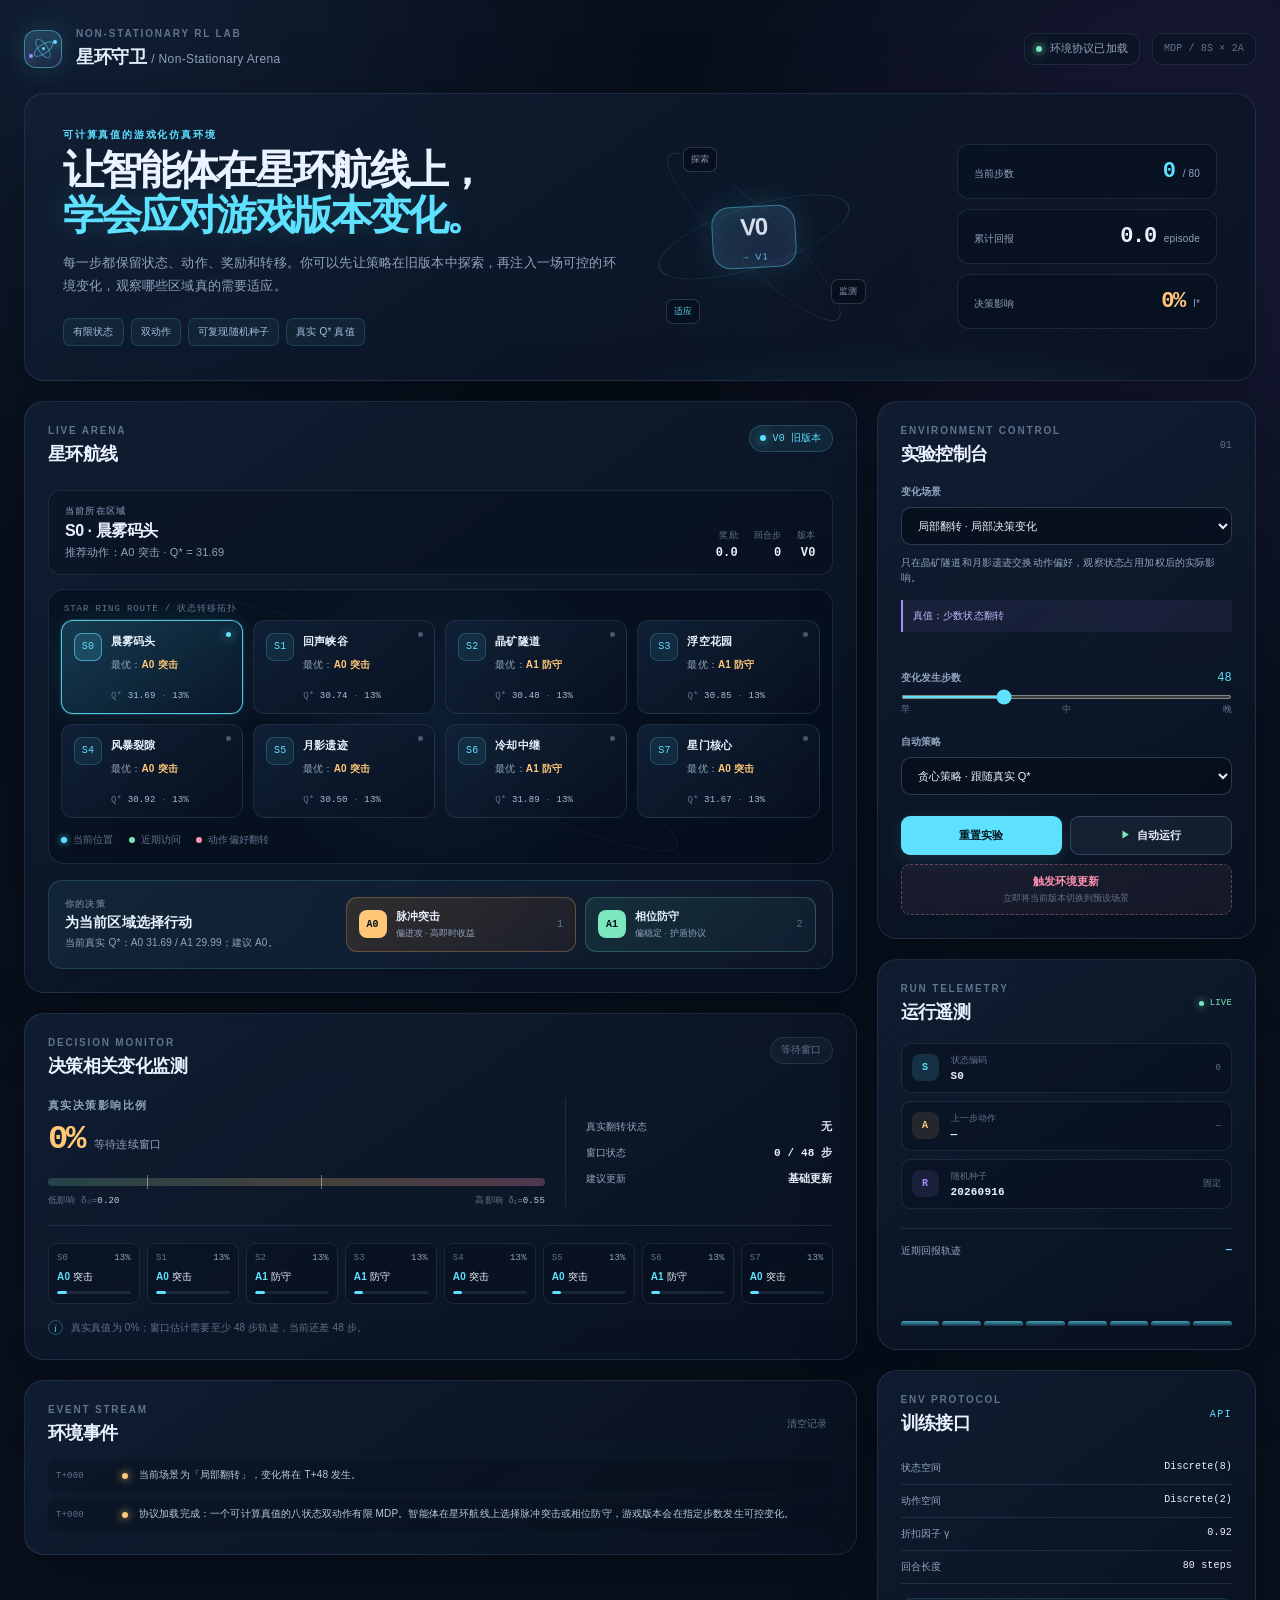
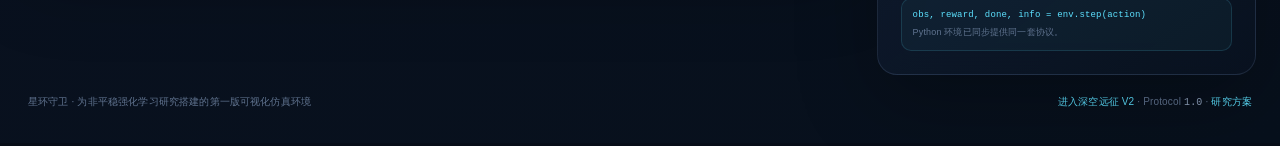
<file: index.html>
<!doctype html>
<html lang="zh-CN">
<head>
  <meta charset="UTF-8" />
  <meta name="viewport" content="width=device-width, initial-scale=1.0" />
  <meta name="theme-color" content="#09111f" />
  <title>星环守卫 · Non-Stationary Arena</title>
  <link rel="stylesheet" href="styles.css" />
  <script src="app.js" defer></script>
</head>
<body>
  <div class="ambient ambient-one"></div>
  <div class="ambient ambient-two"></div>
  <div class="app-shell">
    <header class="topbar">
      <div class="brand-lockup">
        <div class="brand-mark" aria-hidden="true"><span></span><span></span><span></span></div>
        <div>
          <p class="eyebrow">NON-STATIONARY RL LAB</p>
          <h1>星环守卫 <span>/ Non-Stationary Arena</span></h1>
        </div>
      </div>
      <div class="topbar-meta">
        <div class="protocol-chip"><span class="status-dot"></span><span id="protocolStatus">加载环境协议</span></div>
        <div class="protocol-version">MDP / 8S × 2A</div>
      </div>
    </header>

    <main>
      <section class="hero panel">
        <div class="hero-copy">
          <p class="eyebrow accent">可计算真值的游戏化仿真环境</p>
          <h2>让智能体在星环航线上，<br /><em>学会应对游戏版本变化。</em></h2>
          <p class="hero-description">每一步都保留状态、动作、奖励和转移。你可以先让策略在旧版本中探索，再注入一场可控的环境变化，观察哪些区域真的需要适应。</p>
          <div class="hero-tags">
            <span>有限状态</span><span>双动作</span><span>可复现随机种子</span><span>真实 Q* 真值</span>
          </div>
        </div>
        <div class="hero-orbit" aria-label="环境循环示意">
          <div class="orbit-ring ring-one"></div>
          <div class="orbit-ring ring-two"></div>
          <div class="orbit-core"><span>V0</span><small>→ V1</small></div>
          <div class="orbit-node node-a">探索</div>
          <div class="orbit-node node-b">监测</div>
          <div class="orbit-node node-c">适应</div>
        </div>
        <div class="hero-stat-grid">
          <div class="hero-stat"><span>当前步数</span><strong id="heroStep">0</strong><small>/ <span id="heroHorizon">80</span></small></div>
          <div class="hero-stat"><span>累计回报</span><strong id="heroReturn">0.0</strong><small>episode</small></div>
          <div class="hero-stat"><span>决策影响</span><strong id="heroImpact">—</strong><small>I*</small></div>
        </div>
      </section>

      <div class="content-grid">
        <div class="main-column">
          <section class="panel arena-panel">
            <div class="panel-heading">
              <div>
                <p class="eyebrow">LIVE ARENA</p>
                <h3>星环航线</h3>
              </div>
              <div class="phase-badge phase-base" id="phaseBadge"><span class="phase-light"></span><span id="phaseLabel">V0 旧版本</span></div>
            </div>
            <div class="arena-toolbar">
              <div class="location-copy"><span class="mini-label">当前所在区域</span><strong id="currentLocation">—</strong><span id="currentLocationDescription">等待环境加载</span></div>
              <div class="telemetry-inline"><span><i class="telemetry-key">奖励</i><b id="lastReward">0.0</b></span><span><i class="telemetry-key">回合步</i><b id="episodeStep">0</b></span><span><i class="telemetry-key">版本</i><b id="versionLabel">V0</b></span></div>
            </div>
            <div class="arena-map-wrap">
              <div class="map-axis-label axis-top">STAR RING ROUTE / 状态转移拓扑</div>
              <div class="arena-map" id="arenaMap"></div>
              <div class="map-footer"><span><i class="legend-dot current-dot"></i>当前位置</span><span><i class="legend-dot visited-dot"></i>近期访问</span><span><i class="legend-dot flip-dot"></i>动作偏好翻转</span></div>
            </div>
            <div class="action-deck">
              <div class="action-deck-copy"><span class="mini-label">你的决策</span><strong>为当前区域选择行动</strong><span id="decisionHint">也可以开启自动策略，让智能体自行探索。</span></div>
              <div class="action-buttons">
                <button class="action-button action-attack" id="action0Button" type="button"><span class="action-index">A0</span><span class="action-text"><b>脉冲突击</b><small>偏进攻 · 高即时收益</small></span><kbd>1</kbd></button>
                <button class="action-button action-defend" id="action1Button" type="button"><span class="action-index">A1</span><span class="action-text"><b>相位防守</b><small>偏稳定 · 护盾协议</small></span><kbd>2</kbd></button>
              </div>
            </div>
          </section>

          <section class="panel monitor-panel">
            <div class="panel-heading monitor-heading">
              <div>
                <p class="eyebrow">DECISION MONITOR</p>
                <h3>决策相关变化监测</h3>
              </div>
              <div class="evidence-badge evidence-idle" id="evidenceBadge">等待窗口</div>
            </div>
            <div class="monitor-grid">
              <div class="monitor-main">
                <div class="impact-readout"><span class="mini-label">真实决策影响比例</span><div><strong id="impactReadout">—</strong><span id="impactReadoutNote">等待足够交互数据</span></div></div>
                <div class="impact-track"><span id="impactTrackFill"></span><i class="impact-marker marker-low"></i><i class="impact-marker marker-high"></i></div>
                <div class="impact-scale"><span>低影响 δ₀=<b id="delta0Label">0.20</b></span><span>高影响 δ₁=<b id="delta1Label">0.55</b></span></div>
              </div>
              <div class="monitor-side"><div class="metric-row"><span>真实翻转状态</span><b id="truthFlipStates">—</b></div><div class="metric-row"><span>窗口状态</span><b id="windowStatus">0 / 48 步</b></div><div class="metric-row"><span>建议更新</span><b id="updateRecommendation">基础更新</b></div></div>
            </div>
            <div class="state-signal-grid" id="stateSignalGrid"></div>
            <div class="monitor-note"><span class="note-icon">i</span><span id="monitorNote">真实真值来自当前环境模型；窗口估计需要连续交互后才会出现，用于后续接入检测器和 PPO 调度器。</span></div>
          </section>

          <section class="panel log-panel">
            <div class="panel-heading compact-heading"><div><p class="eyebrow">EVENT STREAM</p><h3>环境事件</h3></div><button class="text-button" id="clearLogButton" type="button">清空记录</button></div>
            <div class="event-log" id="eventLog"><div class="empty-log">尚未产生事件。选择一个场景并开始探索。</div></div>
          </section>
        </div>

        <aside class="side-column">
          <section class="panel control-panel">
            <div class="panel-heading compact-heading"><div><p class="eyebrow">ENVIRONMENT CONTROL</p><h3>实验控制台</h3></div><span class="control-mark">01</span></div>
            <label class="field-label" for="scenarioSelect">变化场景</label>
            <select class="select-control" id="scenarioSelect"></select>
            <p class="field-help" id="scenarioDescription">加载场景说明。</p>
            <div class="scenario-truth" id="scenarioTruth">真值：—</div>
            <div class="field-row"><label class="field-label" for="changeStepInput">变化发生步数</label><span class="field-value" id="changeStepValue">48</span></div>
            <input class="range-control" id="changeStepInput" type="range" min="8" max="140" step="1" value="48" />
            <div class="range-labels"><span>早</span><span>中</span><span>晚</span></div>
            <label class="field-label" for="policySelect">自动策略</label>
            <select class="select-control" id="policySelect">
              <option value="greedy">贪心策略 · 跟随真实 Q*</option>
              <option value="epsilon">探索策略 · ε = 0.18</option>
              <option value="random">随机策略 · 便于制造覆盖</option>
            </select>
            <div class="control-actions"><button class="primary-button" id="resetButton" type="button">重置实验</button><button class="secondary-button" id="autoButton" type="button"><span class="play-icon">▶</span><span id="autoButtonLabel">自动运行</span></button></div>
            <button class="inject-button" id="injectButton" type="button"><span>触发环境更新</span><small>立即将当前版本切换到预设场景</small></button>
          </section>

          <section class="panel telemetry-panel">
            <div class="panel-heading compact-heading"><div><p class="eyebrow">RUN TELEMETRY</p><h3>运行遥测</h3></div><span class="live-label"><i></i> LIVE</span></div>
            <div class="telemetry-list"><div class="telemetry-card"><span class="telemetry-icon icon-state">S</span><div><small>状态编码</small><b id="stateCode">S1</b></div><em id="stateIndex">0</em></div><div class="telemetry-card"><span class="telemetry-icon icon-action">A</span><div><small>上一步动作</small><b id="lastAction">—</b></div><em id="lastActionId">—</em></div><div class="telemetry-card"><span class="telemetry-icon icon-seed">R</span><div><small>随机种子</small><b id="seedLabel">—</b></div><em>固定</em></div></div>
            <div class="return-chart" id="returnChart"><div class="chart-label"><span>近期回报轨迹</span><b id="chartLatest">—</b></div><div class="bars" id="returnBars"></div></div>
          </section>

          <section class="panel protocol-panel">
            <div class="panel-heading compact-heading"><div><p class="eyebrow">ENV PROTOCOL</p><h3>训练接口</h3></div><span class="protocol-mark">API</span></div>
            <div class="protocol-list"><div><span>状态空间</span><b>Discrete(8)</b></div><div><span>动作空间</span><b>Discrete(2)</b></div><div><span>折扣因子 γ</span><b id="gammaLabel">0.92</b></div><div><span>回合长度</span><b id="horizonLabel">80 steps</b></div></div>
            <div class="api-callout"><code>obs, reward, done, info = env.step(action)</code><span>Python 环境已同步提供同一套协议。</span></div>
          </section>
        </aside>
      </div>
    </main>

    <footer class="footer"><span>星环守卫 · 为非平稳强化学习研究搭建的第一版可视化仿真环境</span><span><a href="arena_v2.html">进入深空远征 V2</a> · Protocol <b id="footerProtocol">1.0</b> · <a href="毕业设计.md">研究方案</a></span></footer>
  </div>
</body>
</html>
</file>
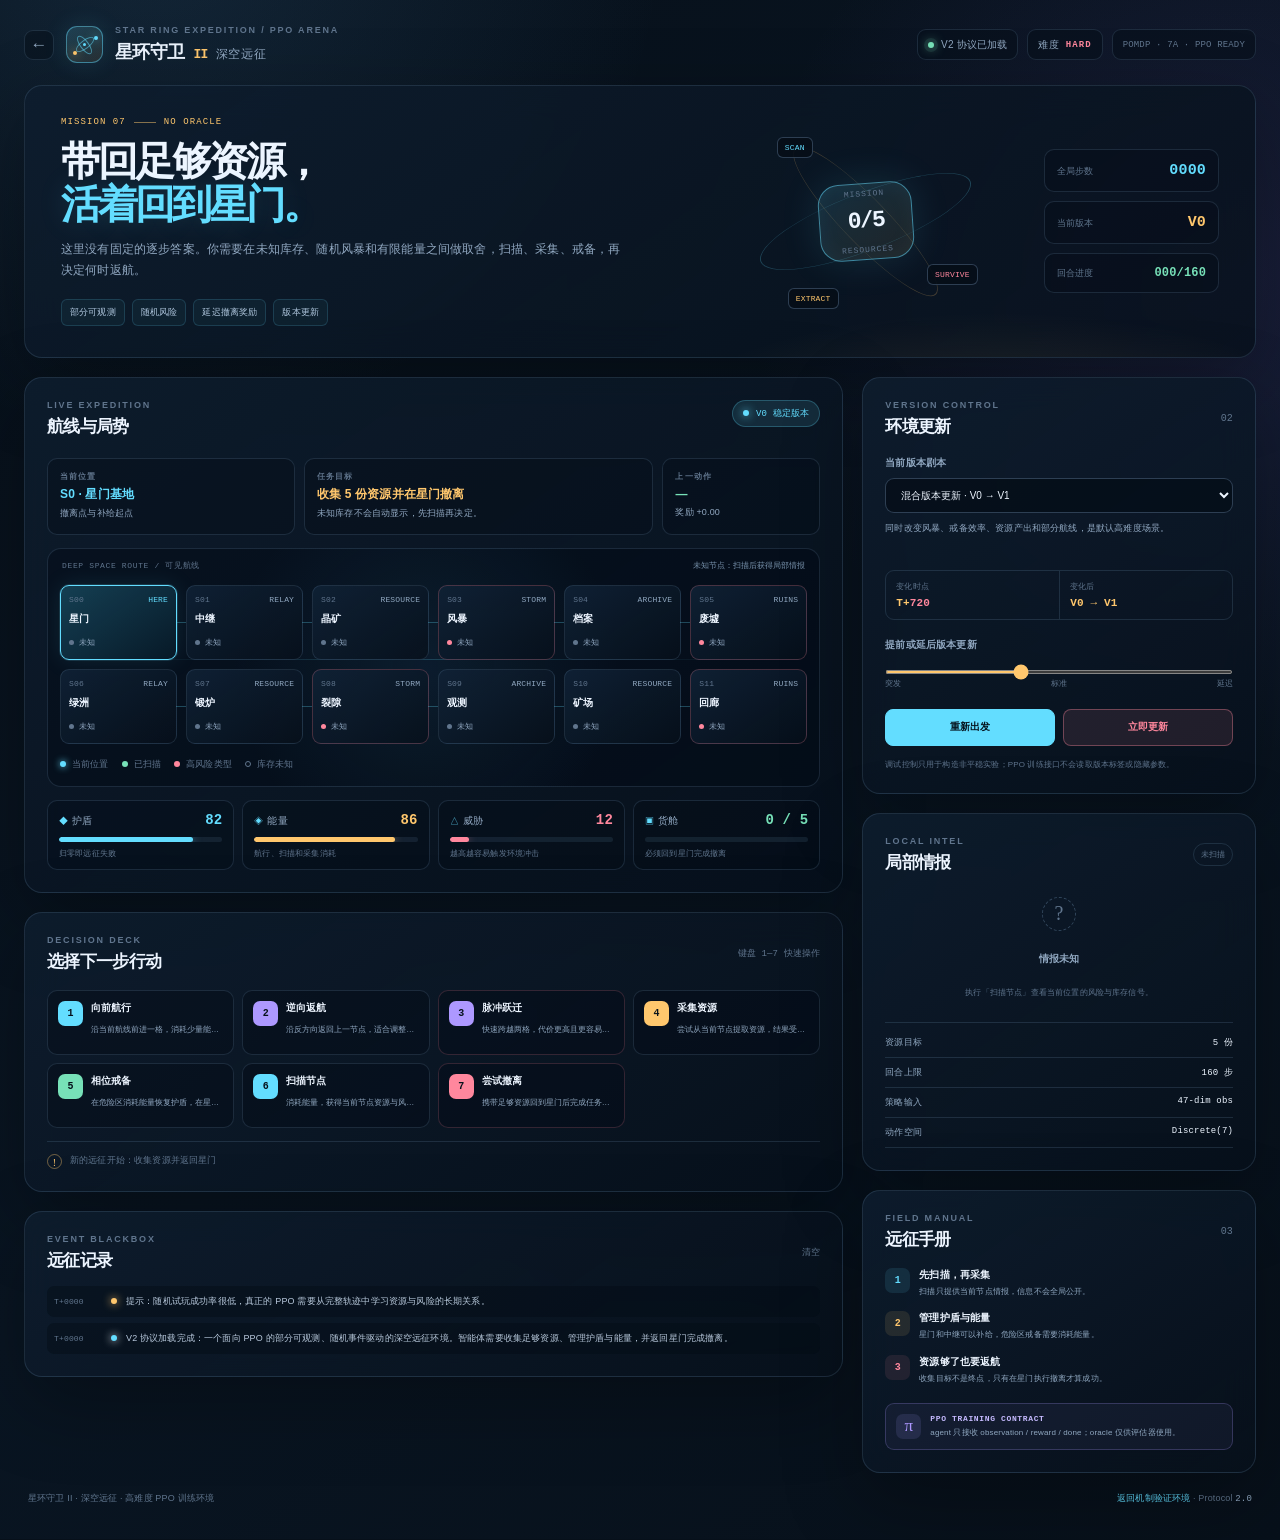
<file: arena_v2.html>
<!doctype html>
<html lang="zh-CN">
<head>
  <meta charset="UTF-8" />
  <meta name="viewport" content="width=device-width, initial-scale=1.0" />
  <meta name="theme-color" content="#08121d" />
  <title>星环守卫 II · 深空远征</title>
  <link rel="stylesheet" href="arena_v2.css" />
  <script src="arena_v2.js" defer></script>
</head>
<body>
  <div class="starfield"></div>
  <div class="glow glow-cyan"></div>
  <div class="glow glow-amber"></div>
  <div class="shell">
    <header class="topbar">
      <div class="brand">
        <a class="back-link" href="index.html" aria-label="返回简单验证环境">←</a>
        <div class="brand-symbol"><i></i><i></i><i></i></div>
        <div>
          <p class="eyebrow">STAR RING EXPEDITION / PPO ARENA</p>
          <h1>星环守卫 <span>II</span><b>深空远征</b></h1>
        </div>
      </div>
      <div class="top-meta">
        <div class="version-pill"><span class="live-dot"></span><span id="protocolStatus">加载 V2 协议</span></div>
        <div class="difficulty-pill"><span>难度</span><b>HARD</b></div>
        <div class="protocol-label">POMDP · 7A · PPO READY</div>
      </div>
    </header>

    <main>
      <section class="hero panel">
        <div class="hero-copy">
          <div class="hero-kicker"><span>MISSION 07</span><i></i><span>NO ORACLE</span></div>
          <h2>带回足够资源，<br /><em>活着回到星门。</em></h2>
          <p>这里没有固定的逐步答案。你需要在未知库存、随机风暴和有限能量之间做取舍，扫描、采集、戒备，再决定何时返航。</p>
          <div class="hero-chips"><span>部分可观测</span><span>随机风险</span><span>延迟撤离奖励</span><span>版本更新</span></div>
        </div>
        <div class="mission-ring" aria-label="任务目标">
          <div class="ring-line ring-a"></div><div class="ring-line ring-b"></div>
          <div class="ring-core"><small>MISSION</small><strong id="heroCargo">0/5</strong><span>RESOURCES</span></div>
          <span class="orbit-label label-a">SCAN</span><span class="orbit-label label-b">SURVIVE</span><span class="orbit-label label-c">EXTRACT</span>
        </div>
        <div class="hero-readouts">
          <div><span>全局步数</span><b id="heroStep">0000</b></div>
          <div><span>当前版本</span><b id="heroVersion">V0</b></div>
          <div><span>回合进度</span><b id="heroEpisodeStep">000/160</b></div>
        </div>
      </section>

      <div class="layout-grid">
        <div class="primary-column">
          <section class="panel expedition-panel">
            <div class="section-head">
              <div><p class="eyebrow">LIVE EXPEDITION</p><h3>航线与局势</h3></div>
              <div class="phase-indicator phase-base" id="phaseIndicator"><i></i><span id="phaseText">V0 稳定版本</span></div>
            </div>
            <div class="mission-strip">
              <div class="mission-location"><span class="micro-label">当前位置</span><strong id="currentNode">—</strong><small id="currentBrief">—</small></div>
              <div class="mission-objective"><span class="micro-label">任务目标</span><strong id="objectiveText">收集 5 份资源并在星门撤离</strong><small id="objectiveHint">未知库存不会自动显示，先扫描再决定。</small></div>
              <div class="mission-action"><span class="micro-label">上一动作</span><strong id="lastAction">—</strong><small id="lastReward">奖励 +0.00</small></div>
            </div>
            <div class="route-shell">
              <div class="route-topline"><span>DEEP SPACE ROUTE / 可见航线</span><span id="routeHint">未知节点：扫描后获得局部情报</span></div>
              <div class="route-map" id="routeMap"></div>
              <div class="route-legend"><span><i class="legend-current"></i>当前位置</span><span><i class="legend-scanned"></i>已扫描</span><span><i class="legend-danger"></i>高风险类型</span><span><i class="legend-unknown"></i>库存未知</span></div>
            </div>
            <div class="vitals-grid">
              <div class="vital-card vital-shield"><div class="vital-head"><span><i>◆</i>护盾</span><b id="shieldValue">82</b></div><div class="vital-track"><span id="shieldBar"></span></div><small>归零即远征失败</small></div>
              <div class="vital-card vital-energy"><div class="vital-head"><span><i>◈</i>能量</span><b id="energyValue">86</b></div><div class="vital-track"><span id="energyBar"></span></div><small>航行、扫描和采集消耗</small></div>
              <div class="vital-card vital-threat"><div class="vital-head"><span><i>△</i>威胁</span><b id="threatValue">12</b></div><div class="vital-track"><span id="threatBar"></span></div><small>越高越容易触发环境冲击</small></div>
              <div class="vital-card vital-cargo"><div class="vital-head"><span><i>▣</i>货舱</span><b id="cargoValue">0 / 5</b></div><div class="vital-track"><span id="cargoBar"></span></div><small>必须回到星门完成撤离</small></div>
            </div>
          </section>

          <section class="panel action-panel">
            <div class="section-head action-head"><div><p class="eyebrow">DECISION DECK</p><h3>选择下一步行动</h3></div><span class="action-tip">键盘 1—7 快速操作</span></div>
            <div class="action-grid" id="actionGrid"></div>
            <div class="decision-note"><span class="note-mark">!</span><span id="decisionNote">行动结果由当前局势、隐藏库存和随机事件共同决定。没有预先给定的最优动作。</span></div>
          </section>

          <section class="panel events-panel">
            <div class="section-head compact"><div><p class="eyebrow">EVENT BLACKBOX</p><h3>远征记录</h3></div><button class="ghost-button" id="clearLogButton" type="button">清空</button></div>
            <div class="event-stream" id="eventStream"><div class="empty-stream">远征尚未开始。</div></div>
          </section>
        </div>

        <aside class="secondary-column">
          <section class="panel control-panel">
            <div class="section-head compact"><div><p class="eyebrow">VERSION CONTROL</p><h3>环境更新</h3></div><span class="section-number">02</span></div>
            <label class="field-label" for="scenarioSelect">当前版本剧本</label>
            <select class="select-control" id="scenarioSelect"></select>
            <p class="field-help" id="scenarioDescription">—</p>
            <div class="version-card"><div><span>变化时点</span><b>T+<em id="changeStepValue">720</em></b></div><div><span>变化后</span><b id="scenarioTag">V0 → V1</b></div></div>
            <label class="field-label" for="changeStepInput">提前或延后版本更新</label>
            <input class="range-control" id="changeStepInput" type="range" min="40" max="1800" value="720" />
            <div class="range-labels"><span>突发</span><span>标准</span><span>延迟</span></div>
            <div class="control-buttons"><button class="primary-button" id="resetButton" type="button">重新出发</button><button class="secondary-button" id="injectButton" type="button">立即更新</button></div>
            <p class="control-warning">调试控制只用于构造非平稳实验；PPO 训练接口不会读取版本标签或隐藏参数。</p>
          </section>

          <section class="panel intel-panel">
            <div class="section-head compact"><div><p class="eyebrow">LOCAL INTEL</p><h3>局部情报</h3></div><span class="intel-status" id="intelStatus">未扫描</span></div>
            <div class="intel-main" id="intelMain"><div class="intel-empty"><span>?</span><b>情报未知</b><small>执行「扫描节点」查看当前位置的风险与库存信号。</small></div></div>
            <div class="intel-divider"></div>
            <div class="intel-rules"><div><span>资源目标</span><b id="intelTarget">5 份</b></div><div><span>回合上限</span><b id="intelHorizon">160 步</b></div><div><span>策略输入</span><b>47-dim obs</b></div><div><span>动作空间</span><b>Discrete(7)</b></div></div>
          </section>

          <section class="panel how-panel">
            <div class="section-head compact"><div><p class="eyebrow">FIELD MANUAL</p><h3>远征手册</h3></div><span class="section-number">03</span></div>
            <div class="manual-list"><div><span class="manual-icon cyan">1</span><p><b>先扫描，再采集</b><small>扫描只提供当前节点情报，信息不会全局公开。</small></p></div><div><span class="manual-icon amber">2</span><p><b>管理护盾与能量</b><small>星门和中继可以补给，危险区戒备需要消耗能量。</small></p></div><div><span class="manual-icon rose">3</span><p><b>资源够了也要返航</b><small>收集目标不是终点，只有在星门执行撤离才算成功。</small></p></div></div>
            <div class="ppo-callout"><span class="ppo-icon">π</span><div><b>PPO TRAINING CONTRACT</b><small>agent 只接收 observation / reward / done；oracle 仅供评估器使用。</small></div></div>
          </section>
        </aside>
      </div>
    </main>

    <footer class="footer"><span>星环守卫 II · 深空远征 · 高难度 PPO 训练环境</span><span><a href="index.html">返回机制验证环境</a> · Protocol <b>2.0</b></span></footer>
  </div>
</body>
</html>
</file>
<file: styles.css>
:root {
  --bg: #070d18;
  --bg-soft: #0b1424;
  --panel: rgba(14, 25, 43, 0.78);
  --panel-strong: rgba(17, 31, 53, 0.95);
  --line: rgba(139, 169, 211, 0.15);
  --line-strong: rgba(139, 169, 211, 0.28);
  --text: #eaf2ff;
  --muted: #91a4bf;
  --dim: #60738f;
  --cyan: #5de1ff;
  --cyan-soft: rgba(93, 225, 255, 0.14);
  --violet: #a58bff;
  --amber: #ffc778;
  --mint: #7ce7be;
  --rose: #ff91b3;
  --danger: #ff7d91;
  --shadow: 0 24px 80px rgba(0, 0, 0, 0.28);
  --radius: 20px;
  --font: Inter, ui-sans-serif, -apple-system, BlinkMacSystemFont, "Segoe UI", "PingFang SC", "Hiragino Sans GB", "Microsoft YaHei", sans-serif;
}

* { box-sizing: border-box; }

html { min-width: 320px; background: var(--bg); }

body {
  margin: 0;
  min-height: 100vh;
  color: var(--text);
  background:
    radial-gradient(circle at 7% 0%, rgba(62, 108, 176, 0.18), transparent 35rem),
    radial-gradient(circle at 93% 12%, rgba(122, 85, 207, 0.14), transparent 32rem),
    linear-gradient(145deg, #070d18 0%, #09111f 52%, #07101c 100%);
  font-family: var(--font);
  letter-spacing: 0.01em;
}

button, input, select { font: inherit; }
button { cursor: pointer; }

.ambient {
  position: fixed;
  z-index: -1;
  width: 28rem;
  height: 28rem;
  border-radius: 50%;
  filter: blur(90px);
  opacity: 0.16;
  pointer-events: none;
}
.ambient-one { top: 20%; left: -14rem; background: #2eaff3; }
.ambient-two { right: -13rem; bottom: 5%; background: #8d65ff; }

.app-shell { width: min(1500px, calc(100% - 48px)); margin: 0 auto; padding: 28px 0 34px; }

.topbar { display: flex; align-items: center; justify-content: space-between; gap: 24px; margin-bottom: 24px; }
.brand-lockup { display: flex; align-items: center; gap: 14px; }
.brand-mark { position: relative; display: grid; place-items: center; width: 38px; height: 38px; border: 1px solid rgba(93, 225, 255, .48); border-radius: 12px; background: linear-gradient(145deg, rgba(93, 225, 255, .22), rgba(165, 139, 255, .1)); box-shadow: 0 0 28px rgba(93, 225, 255, .16); }
.brand-mark::before, .brand-mark::after { content: ""; position: absolute; border: 1px solid rgba(93, 225, 255, .5); border-radius: 50%; transform: rotate(-35deg); }
.brand-mark::before { width: 21px; height: 8px; }
.brand-mark::after { width: 8px; height: 21px; }
.brand-mark span { position: absolute; width: 4px; height: 4px; border-radius: 50%; background: var(--cyan); box-shadow: 0 0 10px var(--cyan); }
.brand-mark span:nth-child(1) { transform: translate(12px, -7px); }
.brand-mark span:nth-child(2) { transform: translate(-12px, 7px); background: var(--violet); box-shadow: 0 0 10px var(--violet); }
.brand-mark span:nth-child(3) { width: 3px; height: 3px; transform: translate(0, 0); }
.eyebrow { margin: 0 0 6px; color: var(--dim); font-size: 10px; font-weight: 800; letter-spacing: .18em; text-transform: uppercase; }
.eyebrow.accent { color: var(--cyan); }
h1, h2, h3, p { margin-top: 0; }
h1 { margin-bottom: 0; font-size: 18px; font-weight: 720; letter-spacing: -.02em; }
h1 span { color: var(--muted); font-size: 12px; font-weight: 500; letter-spacing: .03em; }
.topbar-meta { display: flex; align-items: center; gap: 12px; color: var(--muted); font-size: 11px; }
.protocol-chip, .protocol-version { display: inline-flex; align-items: center; gap: 8px; min-height: 32px; padding: 0 11px; border: 1px solid var(--line); border-radius: 10px; background: rgba(10, 20, 35, .65); }
.status-dot { width: 6px; height: 6px; border-radius: 50%; background: var(--amber); box-shadow: 0 0 0 4px rgba(255, 199, 120, .1), 0 0 14px var(--amber); }
.protocol-chip.ready .status-dot { background: var(--mint); box-shadow: 0 0 0 4px rgba(124, 231, 190, .1), 0 0 14px var(--mint); }
.protocol-version { color: var(--dim); font-family: "SFMono-Regular", Consolas, monospace; font-size: 10px; }

.panel { border: 1px solid var(--line); border-radius: var(--radius); background: linear-gradient(145deg, rgba(17, 31, 52, .86), rgba(9, 18, 32, .78)); box-shadow: var(--shadow); backdrop-filter: blur(18px); }
.hero { position: relative; display: grid; grid-template-columns: minmax(0, 1.6fr) minmax(220px, .75fr) minmax(250px, .95fr); align-items: center; min-height: 258px; padding: 34px 38px; overflow: hidden; }
.hero::after { content: ""; position: absolute; inset: auto -10% -70% 35%; height: 250px; background: radial-gradient(ellipse, rgba(93, 225, 255, .13), transparent 65%); pointer-events: none; }
.hero-copy { position: relative; z-index: 1; max-width: 580px; }
.hero h2 { margin-bottom: 14px; font-size: clamp(30px, 3.2vw, 48px); line-height: 1.1; letter-spacing: -.065em; }
.hero h2 em { color: var(--cyan); font-style: normal; text-shadow: 0 0 30px rgba(93, 225, 255, .18); }
.hero-description { max-width: 590px; margin-bottom: 20px; color: var(--muted); font-size: 13px; line-height: 1.75; }
.hero-tags { display: flex; flex-wrap: wrap; gap: 7px; }
.hero-tags span { padding: 6px 9px; border: 1px solid rgba(93, 225, 255, .16); border-radius: 7px; color: #a9bfdc; background: rgba(93, 225, 255, .055); font-size: 10px; }
.hero-orbit { position: relative; width: 230px; height: 190px; justify-self: center; opacity: .9; }
.orbit-ring { position: absolute; inset: 15px; border: 1px solid rgba(93, 225, 255, .22); border-radius: 50%; transform: rotate(-18deg) scaleY(.38); }
.ring-two { inset: 34px -3px; border-color: rgba(165, 139, 255, .22); transform: rotate(44deg) scaleY(.42); }
.orbit-core { position: absolute; top: 64px; left: 73px; display: grid; place-items: center; width: 84px; height: 62px; border: 1px solid rgba(93, 225, 255, .5); border-radius: 18px; background: linear-gradient(145deg, rgba(93, 225, 255, .17), rgba(165, 139, 255, .14)); box-shadow: 0 0 38px rgba(93, 225, 255, .16), inset 0 0 24px rgba(93, 225, 255, .08); transform: rotate(-3deg); }
.orbit-core span { font-size: 24px; font-weight: 800; letter-spacing: -.06em; }
.orbit-core small { color: var(--cyan); font-size: 9px; letter-spacing: .15em; }
.orbit-node { position: absolute; padding: 5px 7px; border: 1px solid var(--line-strong); border-radius: 7px; color: var(--muted); background: rgba(8, 16, 29, .86); font-size: 9px; }
.node-a { top: 5px; left: 44px; }
.node-b { right: 3px; bottom: 28px; }
.node-c { bottom: 8px; left: 27px; color: var(--cyan); }
.hero-stat-grid { position: relative; z-index: 1; display: grid; gap: 10px; justify-self: end; width: 100%; max-width: 260px; }
.hero-stat { display: grid; grid-template-columns: 1fr auto auto; align-items: baseline; gap: 8px; padding: 14px 16px; border: 1px solid var(--line); border-radius: 12px; background: rgba(7, 15, 27, .42); }
.hero-stat span, .hero-stat small { color: var(--muted); font-size: 10px; }
.hero-stat strong { color: var(--text); font-family: "SFMono-Regular", Consolas, monospace; font-size: 22px; letter-spacing: -.06em; }
.hero-stat:first-child strong { color: var(--cyan); }
.hero-stat:nth-child(3) strong { color: var(--amber); }

.content-grid { display: grid; grid-template-columns: minmax(0, 1.58fr) minmax(310px, .72fr); align-items: start; gap: 20px; margin-top: 20px; }
.main-column, .side-column { display: grid; gap: 20px; min-width: 0; }
.arena-panel, .monitor-panel, .log-panel, .control-panel, .telemetry-panel, .protocol-panel { padding: 23px; }
.panel-heading { display: flex; align-items: flex-start; justify-content: space-between; gap: 16px; }
.panel-heading h3 { margin: 0; font-size: 18px; letter-spacing: -.035em; }
.compact-heading { align-items: center; }
.control-mark, .protocol-mark { color: var(--dim); font-family: "SFMono-Regular", Consolas, monospace; font-size: 10px; }
.protocol-mark { color: var(--cyan); letter-spacing: .14em; }

.phase-badge, .evidence-badge { display: inline-flex; align-items: center; gap: 7px; min-height: 27px; padding: 0 10px; border: 1px solid rgba(93, 225, 255, .2); border-radius: 999px; color: var(--cyan); background: rgba(93, 225, 255, .08); font-family: "SFMono-Regular", Consolas, monospace; font-size: 10px; white-space: nowrap; }
.phase-badge.phase-updated { border-color: rgba(255, 145, 179, .28); color: var(--rose); background: rgba(255, 145, 179, .08); }
.phase-badge.phase-transition { border-color: rgba(255, 199, 120, .3); color: var(--amber); background: rgba(255, 199, 120, .08); }
.phase-light { width: 6px; height: 6px; border-radius: 50%; background: currentColor; box-shadow: 0 0 12px currentColor; }
.arena-toolbar { display: flex; align-items: flex-end; justify-content: space-between; gap: 20px; margin-top: 24px; padding: 14px 16px; border: 1px solid var(--line); border-radius: 13px; background: rgba(6, 14, 26, .38); }
.location-copy { display: grid; gap: 3px; min-width: 0; }
.mini-label { color: var(--dim); font-size: 9px; font-weight: 800; letter-spacing: .13em; text-transform: uppercase; }
.location-copy strong { overflow: hidden; color: var(--text); font-size: 16px; letter-spacing: -.03em; text-overflow: ellipsis; white-space: nowrap; }
.location-copy > span:last-child { overflow: hidden; max-width: 410px; color: var(--muted); font-size: 11px; text-overflow: ellipsis; white-space: nowrap; }
.telemetry-inline { display: flex; align-items: center; gap: 16px; flex-shrink: 0; }
.telemetry-inline > span { display: grid; gap: 4px; text-align: right; }
.telemetry-key { color: var(--dim); font-size: 9px; font-style: normal; }
.telemetry-inline b { color: var(--text); font-family: "SFMono-Regular", Consolas, monospace; font-size: 12px; }

.arena-map-wrap { position: relative; margin-top: 14px; padding: 30px 12px 16px; border: 1px solid var(--line); border-radius: 16px; background: radial-gradient(circle at 50% 48%, rgba(53, 109, 159, .13), transparent 44%), rgba(4, 12, 23, .48); overflow: hidden; }
.arena-map-wrap::before { content: ""; position: absolute; inset: 32px 8% 34px; border: 1px dashed rgba(93, 225, 255, .11); border-radius: 50%; transform: rotate(-9deg) scaleY(.55); pointer-events: none; }
.arena-map-wrap::after { content: ""; position: absolute; inset: 49px 16% 51px; border: 1px solid rgba(165, 139, 255, .11); border-radius: 50%; transform: rotate(27deg) scaleY(.45); pointer-events: none; }
.map-axis-label { position: absolute; top: 12px; left: 15px; color: var(--dim); font-family: "SFMono-Regular", Consolas, monospace; font-size: 9px; letter-spacing: .1em; }
.arena-map { position: relative; z-index: 1; display: grid; grid-template-columns: repeat(4, minmax(110px, 1fr)); gap: 10px; }
.state-card { position: relative; display: grid; grid-template-columns: auto 1fr; grid-template-rows: auto auto auto; column-gap: 9px; min-height: 94px; padding: 12px; border: 1px solid var(--line); border-radius: 12px; background: linear-gradient(145deg, rgba(17, 33, 55, .92), rgba(8, 17, 31, .72)); transition: .22s ease; }
.state-card::after { content: ""; position: absolute; top: 11px; right: 11px; width: 5px; height: 5px; border-radius: 50%; background: var(--dim); opacity: .7; }
.state-card:hover { border-color: rgba(93, 225, 255, .4); transform: translateY(-2px); }
.state-card.current { border-color: rgba(93, 225, 255, .84); background: linear-gradient(145deg, rgba(23, 61, 83, .94), rgba(10, 25, 43, .82)); box-shadow: 0 0 0 1px rgba(93, 225, 255, .16), 0 0 28px rgba(93, 225, 255, .11); }
.state-card.current::after { background: var(--cyan); box-shadow: 0 0 10px var(--cyan); opacity: 1; }
.state-card.visited:not(.current) { border-color: rgba(124, 231, 190, .25); }
.state-card.flipped { border-color: rgba(255, 145, 179, .42); }
.state-card.flipped::after { background: var(--rose); box-shadow: 0 0 9px var(--rose); }
.state-card.current.flipped { border-color: rgba(255, 199, 120, .76); box-shadow: 0 0 0 1px rgba(255, 199, 120, .16), 0 0 28px rgba(255, 199, 120, .1); }
.state-index { display: grid; place-items: center; grid-row: 1 / span 3; width: 28px; height: 28px; border: 1px solid rgba(93, 225, 255, .2); border-radius: 8px; color: var(--cyan); background: rgba(93, 225, 255, .08); font-family: "SFMono-Regular", Consolas, monospace; font-size: 10px; }
.state-card.current .state-index { border-color: rgba(93, 225, 255, .58); background: rgba(93, 225, 255, .14); }
.state-card.flipped .state-index { border-color: rgba(255, 145, 179, .36); color: var(--rose); background: rgba(255, 145, 179, .08); }
.state-name { overflow: hidden; margin-top: 1px; color: var(--text); font-size: 11px; font-weight: 680; text-overflow: ellipsis; white-space: nowrap; }
.state-action { color: var(--muted); font-size: 10px; }
.state-action b { color: var(--amber); font-weight: 680; }
.state-meta { align-self: end; color: var(--dim); font-family: "SFMono-Regular", Consolas, monospace; font-size: 9px; }
.state-meta b { color: #a9bfdc; font-weight: 500; }
.map-footer { position: relative; z-index: 1; display: flex; flex-wrap: wrap; gap: 15px; margin-top: 15px; color: var(--dim); font-size: 10px; }
.map-footer span { display: inline-flex; align-items: center; gap: 6px; }
.legend-dot { display: inline-block; width: 6px; height: 6px; border-radius: 50%; }
.current-dot { background: var(--cyan); box-shadow: 0 0 7px var(--cyan); }
.visited-dot { background: var(--mint); }
.flip-dot { background: var(--rose); }

.action-deck { display: flex; align-items: center; justify-content: space-between; gap: 20px; margin-top: 16px; padding: 16px; border: 1px solid rgba(93, 225, 255, .16); border-radius: 14px; background: linear-gradient(90deg, rgba(93, 225, 255, .07), rgba(165, 139, 255, .045)); }
.action-deck-copy { display: grid; gap: 3px; min-width: 170px; }
.action-deck-copy strong { font-size: 14px; }
.action-deck-copy > span:last-child { color: var(--muted); font-size: 10px; line-height: 1.5; }
.action-buttons { display: flex; gap: 9px; width: min(100%, 470px); }
.action-button { display: flex; align-items: center; gap: 9px; min-width: 0; flex: 1; padding: 11px 12px; border: 1px solid var(--line-strong); border-radius: 11px; color: var(--text); text-align: left; transition: .2s ease; }
.action-button:hover { transform: translateY(-2px); }
.action-button:active { transform: translateY(0); }
.action-attack { border-color: rgba(255, 199, 120, .26); background: linear-gradient(145deg, rgba(121, 78, 36, .31), rgba(81, 47, 38, .2)); }
.action-attack:hover { border-color: rgba(255, 199, 120, .66); box-shadow: 0 8px 24px rgba(255, 199, 120, .08); }
.action-defend { border-color: rgba(124, 231, 190, .24); background: linear-gradient(145deg, rgba(30, 91, 83, .32), rgba(25, 58, 76, .2)); }
.action-defend:hover { border-color: rgba(124, 231, 190, .65); box-shadow: 0 8px 24px rgba(124, 231, 190, .08); }
.action-index { display: grid; place-items: center; width: 28px; height: 28px; border-radius: 8px; color: var(--bg); background: var(--amber); font-family: "SFMono-Regular", Consolas, monospace; font-size: 10px; font-weight: 800; }
.action-defend .action-index { background: var(--mint); }
.action-text { display: grid; min-width: 0; gap: 3px; }
.action-text b { overflow: hidden; font-size: 11px; text-overflow: ellipsis; white-space: nowrap; }
.action-text small { color: var(--muted); font-size: 9px; white-space: nowrap; }
kbd { margin-left: auto; color: var(--dim); font-family: "SFMono-Regular", Consolas, monospace; font-size: 10px; }

.monitor-panel { overflow: hidden; }
.monitor-heading { margin-bottom: 20px; }
.evidence-badge.evidence-idle { border-color: var(--line); color: var(--dim); background: rgba(122, 143, 170, .07); }
.evidence-badge.evidence-low { border-color: rgba(124, 231, 190, .3); color: var(--mint); background: rgba(124, 231, 190, .08); }
.evidence-badge.evidence-mid { border-color: rgba(255, 199, 120, .35); color: var(--amber); background: rgba(255, 199, 120, .08); }
.evidence-badge.evidence-high { border-color: rgba(255, 145, 179, .35); color: var(--rose); background: rgba(255, 145, 179, .08); }
.monitor-grid { display: grid; grid-template-columns: minmax(0, 1.3fr) minmax(190px, .7fr); gap: 20px; padding-bottom: 18px; border-bottom: 1px solid var(--line); }
.impact-readout { display: grid; gap: 7px; }
.impact-readout > div { display: flex; align-items: baseline; gap: 10px; }
.impact-readout strong { color: var(--amber); font-family: "SFMono-Regular", Consolas, monospace; font-size: 34px; letter-spacing: -.07em; }
.impact-readout span { color: var(--muted); font-size: 11px; }
.impact-track { position: relative; height: 8px; margin: 20px 0 8px; border-radius: 999px; background: linear-gradient(90deg, rgba(124, 231, 190, .2), rgba(255, 199, 120, .23) 55%, rgba(255, 145, 179, .27)); }
.impact-track > span { display: block; width: 0%; height: 100%; border-radius: inherit; background: linear-gradient(90deg, var(--mint), var(--amber) 58%, var(--rose)); box-shadow: 0 0 14px rgba(255, 199, 120, .35); transition: width .3s ease; }
.impact-marker { position: absolute; top: -3px; width: 1px; height: 14px; background: rgba(234, 242, 255, .42); }
.marker-low { left: 20%; }
.marker-high { left: 55%; }
.impact-scale { display: flex; justify-content: space-between; color: var(--dim); font-family: "SFMono-Regular", Consolas, monospace; font-size: 9px; }
.impact-scale b { color: #bdcde2; font-weight: 500; }
.monitor-side { display: grid; align-content: center; gap: 11px; padding-left: 20px; border-left: 1px solid var(--line); }
.metric-row { display: flex; justify-content: space-between; align-items: baseline; gap: 10px; color: var(--muted); font-size: 10px; }
.metric-row b { color: var(--text); font-family: "SFMono-Regular", Consolas, monospace; font-size: 11px; font-weight: 600; text-align: right; }
.state-signal-grid { display: grid; grid-template-columns: repeat(8, minmax(58px, 1fr)); gap: 7px; margin-top: 17px; }
.signal-card { display: grid; gap: 7px; padding: 9px 8px; border: 1px solid var(--line); border-radius: 9px; background: rgba(7, 15, 27, .38); }
.signal-card.signal-flip { border-color: rgba(255, 145, 179, .35); background: rgba(255, 145, 179, .07); }
.signal-top { display: flex; justify-content: space-between; color: var(--dim); font-family: "SFMono-Regular", Consolas, monospace; font-size: 9px; }
.signal-top b { color: var(--muted); font-weight: 500; }
.signal-action { overflow: hidden; color: var(--text); font-size: 10px; text-overflow: ellipsis; white-space: nowrap; }
.signal-action b { color: var(--cyan); font-weight: 650; }
.signal-flip .signal-action b { color: var(--rose); }
.signal-bar { height: 3px; overflow: hidden; border-radius: 999px; background: rgba(139, 169, 211, .13); }
.signal-bar span { display: block; width: 0%; height: 100%; border-radius: inherit; background: var(--cyan); }
.signal-flip .signal-bar span { background: var(--rose); }
.monitor-note { display: flex; align-items: flex-start; gap: 8px; margin-top: 16px; color: var(--dim); font-size: 10px; line-height: 1.6; }
.note-icon { display: grid; place-items: center; flex: 0 0 auto; width: 15px; height: 15px; border: 1px solid rgba(93, 225, 255, .3); border-radius: 50%; color: var(--cyan); font-family: Georgia, serif; font-size: 10px; font-style: italic; }

.event-log { display: grid; gap: 7px; max-height: 184px; margin-top: 15px; overflow: auto; }
.empty-log { padding: 20px 8px; color: var(--dim); font-size: 11px; text-align: center; }
.log-entry { display: grid; grid-template-columns: 56px 7px 1fr; align-items: center; gap: 10px; min-height: 32px; padding: 6px 8px; border-radius: 8px; background: rgba(7, 15, 27, .35); }
.log-time { color: var(--dim); font-family: "SFMono-Regular", Consolas, monospace; font-size: 9px; }
.log-dot { width: 6px; height: 6px; border-radius: 50%; background: var(--cyan); box-shadow: 0 0 8px currentColor; }
.log-entry.log-update .log-dot { background: var(--rose); color: var(--rose); }
.log-entry.log-action .log-dot { background: var(--mint); color: var(--mint); }
.log-entry.log-system .log-dot { background: var(--amber); color: var(--amber); }
.log-message { color: #b8c8dc; font-size: 10px; line-height: 1.45; }
.text-button { border: 0; color: var(--dim); background: transparent; font-size: 10px; }
.text-button:hover { color: var(--cyan); }

.field-label { display: block; margin: 19px 0 8px; color: var(--muted); font-size: 10px; font-weight: 650; }
.control-panel .field-label:first-of-type { margin-top: 19px; }
.select-control { width: 100%; padding: 11px 12px; border: 1px solid var(--line-strong); border-radius: 10px; outline: none; color: var(--text); background: rgba(6, 14, 26, .72); font-size: 11px; }
.select-control:focus { border-color: rgba(93, 225, 255, .6); box-shadow: 0 0 0 3px rgba(93, 225, 255, .08); }
.select-control option { color: #152033; background: #eaf2ff; }
.field-help { min-height: 37px; margin: 10px 0 8px; color: var(--muted); font-size: 10px; line-height: 1.55; }
.scenario-truth { padding: 9px 10px; border-left: 2px solid var(--violet); color: #c1b8ff; background: rgba(165, 139, 255, .07); font-size: 10px; line-height: 1.4; }
.field-row { display: flex; justify-content: space-between; align-items: baseline; margin-top: 20px; }
.field-row .field-label { margin: 0; }
.field-value { color: var(--cyan); font-family: "SFMono-Regular", Consolas, monospace; font-size: 12px; }
.range-control { width: 100%; height: 4px; margin: 10px 0 4px; accent-color: var(--cyan); }
.range-labels { display: flex; justify-content: space-between; color: var(--dim); font-family: "SFMono-Regular", Consolas, monospace; font-size: 9px; }
.control-actions { display: grid; grid-template-columns: 1fr 1fr; gap: 8px; margin-top: 21px; }
.primary-button, .secondary-button, .inject-button { min-height: 39px; border-radius: 9px; font-size: 11px; font-weight: 700; transition: .18s ease; }
.primary-button { border: 1px solid rgba(93, 225, 255, .6); color: #04121d; background: var(--cyan); box-shadow: 0 5px 18px rgba(93, 225, 255, .12); }
.primary-button:hover { background: #8ceaff; box-shadow: 0 8px 24px rgba(93, 225, 255, .2); }
.secondary-button { display: inline-flex; align-items: center; justify-content: center; gap: 7px; border: 1px solid var(--line-strong); color: var(--text); background: rgba(139, 169, 211, .08); }
.secondary-button:hover { border-color: rgba(93, 225, 255, .45); background: rgba(93, 225, 255, .08); }
.play-icon { color: var(--mint); font-size: 9px; }
.secondary-button.running .play-icon { color: var(--rose); }
.inject-button { display: grid; width: 100%; margin-top: 9px; padding: 9px; border: 1px dashed rgba(255, 145, 179, .35); color: var(--rose); background: rgba(255, 145, 179, .055); }
.inject-button:hover { border-style: solid; background: rgba(255, 145, 179, .1); }
.inject-button small { margin-top: 3px; color: var(--dim); font-size: 9px; font-weight: 400; }

.live-label { display: inline-flex; align-items: center; gap: 6px; color: var(--mint); font-family: "SFMono-Regular", Consolas, monospace; font-size: 9px; }
.live-label i { width: 5px; height: 5px; border-radius: 50%; background: var(--mint); box-shadow: 0 0 9px var(--mint); }
.telemetry-list { display: grid; gap: 8px; margin-top: 19px; }
.telemetry-card { display: grid; grid-template-columns: 29px 1fr auto; align-items: center; gap: 10px; padding: 10px; border: 1px solid var(--line); border-radius: 10px; background: rgba(7, 15, 27, .38); }
.telemetry-icon { display: grid; place-items: center; width: 27px; height: 27px; border-radius: 8px; font-family: "SFMono-Regular", Consolas, monospace; font-size: 10px; font-weight: 800; }
.icon-state { color: var(--cyan); background: var(--cyan-soft); }
.icon-action { color: var(--amber); background: rgba(255, 199, 120, .11); }
.icon-seed { color: var(--violet); background: rgba(165, 139, 255, .11); }
.telemetry-card div { display: grid; gap: 3px; }
.telemetry-card small { color: var(--dim); font-size: 9px; }
.telemetry-card b { color: var(--text); font-family: "SFMono-Regular", Consolas, monospace; font-size: 11px; }
.telemetry-card em { color: var(--dim); font-family: "SFMono-Regular", Consolas, monospace; font-size: 9px; font-style: normal; }
.return-chart { margin-top: 19px; padding-top: 15px; border-top: 1px solid var(--line); }
.chart-label { display: flex; justify-content: space-between; margin-bottom: 10px; color: var(--muted); font-size: 10px; }
.chart-label b { color: var(--cyan); font-family: "SFMono-Regular", Consolas, monospace; font-size: 10px; }
.bars { display: flex; align-items: end; gap: 3px; height: 58px; }
.chart-bar { flex: 1; min-width: 2px; height: 10%; border-radius: 3px 3px 1px 1px; background: linear-gradient(180deg, var(--cyan), rgba(93, 225, 255, .18)); opacity: .72; transition: height .25s ease; }
.chart-bar.negative { background: linear-gradient(180deg, var(--rose), rgba(255, 145, 179, .16)); }

.protocol-list { display: grid; gap: 0; margin-top: 17px; }
.protocol-list > div { display: flex; justify-content: space-between; padding: 9px 0; border-bottom: 1px solid var(--line); color: var(--muted); font-size: 10px; }
.protocol-list b { color: var(--text); font-family: "SFMono-Regular", Consolas, monospace; font-size: 10px; font-weight: 500; }
.api-callout { display: grid; gap: 6px; margin-top: 14px; padding: 11px; border: 1px solid rgba(93, 225, 255, .14); border-radius: 10px; background: rgba(93, 225, 255, .045); }
.api-callout code { overflow: auto; color: var(--cyan); font-family: "SFMono-Regular", Consolas, monospace; font-size: 9px; white-space: nowrap; }
.api-callout span { color: var(--dim); font-size: 9px; line-height: 1.45; }

.footer { display: flex; justify-content: space-between; gap: 20px; margin-top: 20px; padding: 0 4px; color: var(--dim); font-size: 10px; }
.footer b { color: var(--muted); font-family: "SFMono-Regular", Consolas, monospace; font-weight: 500; }
.footer a { color: var(--cyan); text-decoration: none; }
.footer a:hover { text-decoration: underline; }

@media (max-width: 1120px) {
  .hero { grid-template-columns: minmax(0, 1.55fr) minmax(210px, .75fr); }
  .hero-stat-grid { grid-column: 1 / -1; grid-template-columns: repeat(3, 1fr); max-width: none; margin-top: 20px; }
  .content-grid { grid-template-columns: minmax(0, 1fr); }
  .side-column { grid-template-columns: repeat(2, minmax(0, 1fr)); align-items: start; }
  .protocol-panel { grid-column: 1 / -1; }
}

@media (max-width: 760px) {
  .app-shell { width: min(100% - 24px, 680px); padding-top: 17px; }
  .topbar { align-items: flex-start; }
  .topbar-meta { display: grid; justify-items: end; gap: 7px; }
  .protocol-version { display: none; }
  .hero { display: block; padding: 25px 22px; }
  .hero-orbit { display: none; }
  .hero-stat-grid { grid-template-columns: repeat(3, 1fr); margin-top: 24px; }
  .hero-stat { display: block; padding: 11px; }
  .hero-stat span, .hero-stat small { display: block; }
  .hero-stat strong { display: inline-block; margin: 5px 0 0; font-size: 18px; }
  .content-grid { margin-top: 14px; gap: 14px; }
  .main-column, .side-column { gap: 14px; }
  .arena-panel, .monitor-panel, .log-panel, .control-panel, .telemetry-panel, .protocol-panel { padding: 18px; }
  .arena-toolbar, .action-deck { display: grid; align-items: start; }
  .telemetry-inline { justify-content: space-between; }
  .telemetry-inline > span { text-align: left; }
  .arena-map { grid-template-columns: repeat(2, minmax(0, 1fr)); }
  .monitor-grid { grid-template-columns: 1fr; gap: 18px; }
  .monitor-side { padding: 15px 0 0; border-top: 1px solid var(--line); border-left: 0; }
  .state-signal-grid { grid-template-columns: repeat(4, 1fr); }
  .side-column { grid-template-columns: 1fr; }
  .protocol-panel { grid-column: auto; }
  .footer { display: grid; gap: 7px; }
}

@media (max-width: 430px) {
  .topbar { gap: 8px; }
  h1 { font-size: 15px; }
  h1 span { display: none; }
  .topbar-meta { font-size: 9px; }
  .hero h2 { font-size: 29px; }
  .hero-stat-grid { gap: 6px; }
  .hero-stat strong { font-size: 16px; }
  .telemetry-inline { gap: 9px; }
  .action-buttons { display: grid; grid-template-columns: 1fr 1fr; width: 100%; }
  .action-button { padding: 10px 8px; }
  .action-text small, kbd { display: none; }
  .action-index { width: 25px; height: 25px; }
}
</file>
<file: arena_v2.css>
:root {
  --bg: #07101a;
  --panel: rgba(12, 24, 38, .86);
  --panel-deep: rgba(7, 16, 27, .72);
  --line: rgba(139, 177, 214, .16);
  --line-bright: rgba(139, 177, 214, .3);
  --text: #edf5ff;
  --muted: #91a8c1;
  --dim: #60758d;
  --cyan: #63ddff;
  --cyan-soft: rgba(99, 221, 255, .11);
  --amber: #ffc76d;
  --amber-soft: rgba(255, 199, 109, .11);
  --rose: #ff879d;
  --rose-soft: rgba(255, 135, 157, .1);
  --mint: #77e1b8;
  --violet: #ad98ff;
  --shadow: 0 26px 80px rgba(0, 0, 0, .3);
  --radius: 18px;
  --font: Inter, ui-sans-serif, -apple-system, BlinkMacSystemFont, "Segoe UI", "PingFang SC", "Hiragino Sans GB", "Microsoft YaHei", sans-serif;
}

* { box-sizing: border-box; }
html { min-width: 320px; background: var(--bg); }
body { margin: 0; min-height: 100vh; color: var(--text); background: radial-gradient(circle at 12% -5%, rgba(72, 136, 187, .18), transparent 32rem), radial-gradient(circle at 96% 18%, rgba(121, 85, 198, .14), transparent 30rem), linear-gradient(145deg, #07101a, #091522 55%, #07101a); font-family: var(--font); letter-spacing: .01em; }
button, input, select { font: inherit; }
button { cursor: pointer; }

.starfield { position: fixed; z-index: -2; inset: 0; opacity: .28; background-image: radial-gradient(#a8caff 1px, transparent 1px), radial-gradient(#69dcff 1px, transparent 1px); background-position: 0 0, 31px 47px; background-size: 127px 127px, 173px 173px; mask-image: linear-gradient(to bottom, #000, transparent 80%); pointer-events: none; }
.glow { position: fixed; z-index: -1; width: 28rem; height: 28rem; border-radius: 50%; filter: blur(95px); opacity: .12; pointer-events: none; }
.glow-cyan { top: 30%; left: -14rem; background: #39c9ec; }
.glow-amber { right: -15rem; bottom: 8%; background: #f39d38; }

.shell { width: min(1480px, calc(100% - 48px)); margin: 0 auto; padding: 25px 0 34px; }
.topbar { display: flex; align-items: center; justify-content: space-between; gap: 24px; margin-bottom: 21px; }
.brand { display: flex; align-items: center; gap: 12px; }
.back-link { display: grid; place-items: center; width: 30px; height: 30px; border: 1px solid var(--line); border-radius: 9px; color: var(--muted); background: rgba(10, 20, 32, .65); font-size: 17px; text-decoration: none; transition: .2s ease; }
.back-link:hover { border-color: var(--cyan); color: var(--cyan); transform: translateX(-2px); }
.brand-symbol { position: relative; display: grid; place-items: center; width: 37px; height: 37px; border: 1px solid rgba(99, 221, 255, .46); border-radius: 11px; background: linear-gradient(145deg, rgba(99, 221, 255, .18), rgba(255, 199, 109, .1)); box-shadow: 0 0 25px rgba(99, 221, 255, .12); }
.brand-symbol::before, .brand-symbol::after { content: ""; position: absolute; border: 1px solid rgba(99, 221, 255, .54); border-radius: 50%; transform: rotate(-37deg); }
.brand-symbol::before { width: 20px; height: 7px; }
.brand-symbol::after { width: 7px; height: 20px; }
.brand-symbol i { position: absolute; width: 4px; height: 4px; border-radius: 50%; background: var(--cyan); box-shadow: 0 0 10px var(--cyan); }
.brand-symbol i:nth-child(1) { transform: translate(11px, -7px); }
.brand-symbol i:nth-child(2) { transform: translate(-10px, 8px); background: var(--amber); box-shadow: 0 0 10px var(--amber); }
.brand-symbol i:nth-child(3) { width: 3px; height: 3px; }
.eyebrow { margin: 0 0 5px; color: var(--dim); font-size: 9px; font-weight: 800; letter-spacing: .2em; text-transform: uppercase; }
h1 { margin: 0; font-size: 18px; font-weight: 760; letter-spacing: -.04em; }
h1 span { margin-left: 5px; color: var(--amber); font-family: "SFMono-Regular", Consolas, monospace; font-size: 13px; }
h1 b { margin-left: 8px; color: var(--muted); font-size: 12px; font-weight: 500; letter-spacing: .06em; }
.top-meta { display: flex; align-items: center; gap: 9px; color: var(--muted); font-size: 10px; }
.version-pill, .difficulty-pill, .protocol-label { display: inline-flex; align-items: center; gap: 7px; min-height: 31px; padding: 0 10px; border: 1px solid var(--line); border-radius: 9px; background: rgba(8, 17, 29, .68); }
.live-dot { width: 6px; height: 6px; border-radius: 50%; background: var(--amber); box-shadow: 0 0 0 4px rgba(255, 199, 109, .09), 0 0 12px var(--amber); }
.version-pill.ready .live-dot { background: var(--mint); box-shadow: 0 0 0 4px rgba(119, 225, 184, .1), 0 0 12px var(--mint); }
.difficulty-pill b { color: var(--rose); font-family: "SFMono-Regular", Consolas, monospace; font-size: 9px; letter-spacing: .12em; }
.protocol-label { color: var(--dim); font-family: "SFMono-Regular", Consolas, monospace; font-size: 9px; }

.panel { border: 1px solid var(--line); border-radius: var(--radius); background: linear-gradient(145deg, rgba(14, 29, 46, .88), rgba(7, 16, 27, .81)); box-shadow: var(--shadow); backdrop-filter: blur(17px); }
.hero { position: relative; display: grid; grid-template-columns: minmax(0, 1.55fr) minmax(230px, .72fr) minmax(170px, .48fr); align-items: center; min-height: 254px; padding: 31px 36px; overflow: hidden; }
.hero::after { content: ""; position: absolute; right: -8%; bottom: -70%; width: 58%; height: 240px; background: radial-gradient(ellipse, rgba(255, 199, 109, .12), transparent 67%); pointer-events: none; }
.hero-copy { position: relative; z-index: 1; max-width: 590px; }
.hero-kicker { display: flex; align-items: center; gap: 8px; margin-bottom: 13px; color: var(--amber); font-family: "SFMono-Regular", Consolas, monospace; font-size: 9px; letter-spacing: .12em; }
.hero-kicker i { width: 22px; height: 1px; background: rgba(255, 199, 109, .5); }
.hero h2 { margin: 0 0 13px; font-size: clamp(30px, 3.1vw, 47px); line-height: 1.08; letter-spacing: -.075em; }
.hero h2 em { color: var(--cyan); font-style: normal; text-shadow: 0 0 28px rgba(99, 221, 255, .17); }
.hero-copy > p:not(.eyebrow) { max-width: 570px; margin-bottom: 18px; color: var(--muted); font-size: 12px; line-height: 1.75; }
.hero-chips { display: flex; flex-wrap: wrap; gap: 7px; }
.hero-chips span { padding: 6px 8px; border: 1px solid rgba(99, 221, 255, .16); border-radius: 6px; color: #b1c8df; background: rgba(99, 221, 255, .045); font-size: 9px; }
.mission-ring { position: relative; width: 225px; height: 185px; justify-self: center; }
.ring-line { position: absolute; border: 1px solid rgba(99, 221, 255, .24); border-radius: 50%; transform: rotate(-21deg) scaleY(.38); }
.ring-a { inset: 17px 0; }
.ring-b { inset: 39px 11px; border-color: rgba(255, 199, 109, .23); transform: rotate(46deg) scaleY(.42); }
.ring-core { position: absolute; top: 54px; left: 66px; display: grid; place-items: center; width: 94px; height: 77px; border: 1px solid rgba(99, 221, 255, .52); border-radius: 21px; background: linear-gradient(145deg, rgba(99, 221, 255, .13), rgba(255, 199, 109, .09)); box-shadow: 0 0 40px rgba(99, 221, 255, .12), inset 0 0 22px rgba(99, 221, 255, .06); transform: rotate(-4deg); }
.ring-core small, .ring-core span { color: var(--dim); font-family: "SFMono-Regular", Consolas, monospace; font-size: 8px; letter-spacing: .12em; }
.ring-core strong { color: var(--text); font-family: "SFMono-Regular", Consolas, monospace; font-size: 23px; letter-spacing: -.07em; }
.orbit-label { position: absolute; padding: 5px 7px; border: 1px solid var(--line-bright); border-radius: 6px; color: var(--muted); background: rgba(6, 14, 24, .88); font-family: "SFMono-Regular", Consolas, monospace; font-size: 8px; }
.label-a { top: 8px; left: 24px; color: var(--cyan); }
.label-b { right: 0; bottom: 29px; color: var(--rose); }
.label-c { bottom: 5px; left: 35px; color: var(--amber); }
.hero-readouts { position: relative; z-index: 1; display: grid; gap: 9px; justify-self: end; width: 100%; max-width: 175px; }
.hero-readouts > div { display: grid; grid-template-columns: 1fr auto; align-items: baseline; gap: 8px; padding: 12px 12px; border: 1px solid var(--line); border-radius: 10px; background: rgba(6, 14, 24, .42); }
.hero-readouts span { color: var(--dim); font-size: 9px; }
.hero-readouts b { color: var(--cyan); font-family: "SFMono-Regular", Consolas, monospace; font-size: 15px; }
.hero-readouts > div:nth-child(2) b { color: var(--amber); }
.hero-readouts > div:nth-child(3) b { color: var(--mint); font-size: 12px; }

.layout-grid { display: grid; grid-template-columns: minmax(0, 1.54fr) minmax(330px, .74fr); gap: 19px; margin-top: 19px; align-items: start; }
.primary-column, .secondary-column { display: grid; gap: 19px; min-width: 0; }
.expedition-panel, .action-panel, .events-panel, .control-panel, .intel-panel, .how-panel { padding: 22px; }
.section-head { display: flex; align-items: flex-start; justify-content: space-between; gap: 16px; }
.section-head.compact { align-items: center; }
.section-head h3 { margin: 0; color: var(--text); font-size: 17px; letter-spacing: -.04em; }
.section-number { color: var(--dim); font-family: "SFMono-Regular", Consolas, monospace; font-size: 10px; }
.phase-indicator { display: inline-flex; align-items: center; gap: 7px; min-height: 27px; padding: 0 10px; border: 1px solid rgba(99, 221, 255, .25); border-radius: 99px; color: var(--cyan); background: var(--cyan-soft); font-family: "SFMono-Regular", Consolas, monospace; font-size: 9px; white-space: nowrap; }
.phase-indicator i { width: 6px; height: 6px; border-radius: 50%; background: currentColor; box-shadow: 0 0 10px currentColor; }
.phase-indicator.phase-updated { border-color: rgba(255, 135, 157, .3); color: var(--rose); background: var(--rose-soft); }
.phase-indicator.phase-transition { border-color: rgba(255, 199, 109, .35); color: var(--amber); background: var(--amber-soft); }

.mission-strip { display: grid; grid-template-columns: 1.1fr 1.55fr .7fr; gap: 9px; margin-top: 20px; }
.mission-strip > div { display: grid; gap: 4px; min-width: 0; padding: 12px; border: 1px solid var(--line); border-radius: 10px; background: rgba(5, 13, 23, .4); }
.micro-label { color: var(--dim); font-size: 8px; font-weight: 800; letter-spacing: .14em; text-transform: uppercase; }
.mission-strip strong { overflow: hidden; color: var(--text); font-size: 12px; text-overflow: ellipsis; white-space: nowrap; }
.mission-strip small { overflow: hidden; min-height: 15px; color: var(--muted); font-size: 9px; line-height: 1.45; text-overflow: ellipsis; white-space: nowrap; }
.mission-location strong { color: var(--cyan); }
.mission-objective strong { color: var(--amber); }
.mission-action strong { color: var(--mint); }

.route-shell { margin-top: 13px; padding: 27px 12px 15px; border: 1px solid var(--line); border-radius: 14px; background: radial-gradient(circle at 49% 50%, rgba(44, 105, 144, .15), transparent 47%), rgba(4, 11, 20, .45); overflow: hidden; }
.route-shell::before { content: ""; position: absolute; }
.route-topline { display: flex; justify-content: space-between; gap: 15px; margin: -16px 2px 14px; color: var(--dim); font-family: "SFMono-Regular", Consolas, monospace; font-size: 8px; letter-spacing: .08em; }
.route-topline span:last-child { color: #7892ad; text-align: right; letter-spacing: 0; }
.route-map { position: relative; display: grid; grid-template-columns: repeat(6, minmax(72px, 1fr)); gap: 9px; }
.route-map::before { content: ""; position: absolute; top: 47%; left: 4%; right: 4%; height: 1px; background: linear-gradient(90deg, transparent, rgba(99, 221, 255, .2), transparent); pointer-events: none; }
.route-node { position: relative; z-index: 1; display: grid; gap: 5px; min-height: 75px; padding: 9px 8px; border: 1px solid var(--line); border-radius: 9px; background: linear-gradient(145deg, rgba(16, 34, 54, .9), rgba(7, 16, 27, .8)); transition: .2s ease; }
.route-node:hover { border-color: rgba(99, 221, 255, .55); transform: translateY(-2px); }
.route-node.current { border-color: var(--cyan); background: linear-gradient(145deg, rgba(21, 67, 87, .93), rgba(7, 26, 41, .88)); box-shadow: 0 0 0 1px rgba(99, 221, 255, .15), 0 0 25px rgba(99, 221, 255, .1); }
.route-node.scanned { border-color: rgba(119, 225, 184, .38); }
.route-node.danger:not(.current) { border-color: rgba(255, 135, 157, .25); }
.node-code { display: flex; justify-content: space-between; color: var(--dim); font-family: "SFMono-Regular", Consolas, monospace; font-size: 8px; }
.node-code b { color: var(--muted); font-weight: 500; }
.route-node.current .node-code b { color: var(--cyan); }
.node-name { overflow: hidden; color: var(--text); font-size: 10px; font-weight: 700; text-overflow: ellipsis; white-space: nowrap; }
.node-meta { display: flex; align-items: center; gap: 5px; color: var(--muted); font-size: 8px; }
.node-signal { display: inline-block; width: 5px; height: 5px; border-radius: 50%; background: var(--dim); }
.route-node.scanned .node-signal { background: var(--mint); box-shadow: 0 0 7px var(--mint); }
.route-node.danger .node-signal { background: var(--rose); }
.node-connection { position: absolute; top: 50%; right: -10px; width: 10px; height: 1px; background: rgba(99, 221, 255, .28); }
.route-node:nth-child(6) .node-connection, .route-node:nth-child(12) .node-connection { display: none; }
.route-legend { display: flex; flex-wrap: wrap; gap: 13px; margin-top: 14px; color: var(--dim); font-size: 9px; }
.route-legend span { display: inline-flex; align-items: center; gap: 6px; }
.route-legend i { width: 6px; height: 6px; border-radius: 50%; }
.legend-current { background: var(--cyan); box-shadow: 0 0 7px var(--cyan); }
.legend-scanned { background: var(--mint); }
.legend-danger { background: var(--rose); }
.legend-unknown { border: 1px solid var(--dim); }

.vitals-grid { display: grid; grid-template-columns: repeat(4, 1fr); gap: 8px; margin-top: 13px; }
.vital-card { padding: 11px 11px 10px; border: 1px solid var(--line); border-radius: 10px; background: rgba(5, 13, 23, .37); }
.vital-head { display: flex; justify-content: space-between; align-items: baseline; gap: 7px; }
.vital-head span { color: var(--muted); font-size: 10px; }
.vital-head i { margin-right: 4px; color: var(--cyan); font-style: normal; font-size: 9px; }
.vital-head b { font-family: "SFMono-Regular", Consolas, monospace; font-size: 14px; }
.vital-card small { display: block; overflow: hidden; margin-top: 6px; color: var(--dim); font-size: 8px; text-overflow: ellipsis; white-space: nowrap; }
.vital-track { height: 5px; margin-top: 9px; overflow: hidden; border-radius: 99px; background: rgba(139, 177, 214, .11); }
.vital-track span { display: block; width: 0; height: 100%; border-radius: inherit; transition: width .25s ease; }
.vital-shield b { color: var(--cyan); }.vital-shield .vital-track span { background: var(--cyan); box-shadow: 0 0 10px rgba(99, 221, 255, .55); }
.vital-energy b { color: var(--amber); }.vital-energy .vital-track span { background: var(--amber); box-shadow: 0 0 10px rgba(255, 199, 109, .45); }
.vital-threat b { color: var(--rose); }.vital-threat .vital-track span { background: var(--rose); box-shadow: 0 0 10px rgba(255, 135, 157, .45); }
.vital-cargo b { color: var(--mint); }.vital-cargo .vital-track span { background: var(--mint); box-shadow: 0 0 10px rgba(119, 225, 184, .45); }

.action-head { align-items: center; }.action-tip { color: var(--dim); font-family: "SFMono-Regular", Consolas, monospace; font-size: 9px; }
.action-grid { display: grid; grid-template-columns: repeat(4, 1fr); gap: 8px; margin-top: 17px; }
.action-button { display: grid; grid-template-columns: 25px 1fr; grid-template-rows: auto auto; column-gap: 8px; min-height: 65px; padding: 10px; border: 1px solid var(--line); border-radius: 10px; color: var(--text); text-align: left; background: rgba(5, 13, 23, .45); transition: .18s ease; }
.action-button:hover { border-color: rgba(99, 221, 255, .52); background: rgba(99, 221, 255, .07); transform: translateY(-2px); }
.action-button:active { transform: translateY(0); }
.action-button.action-danger { border-color: rgba(255, 135, 157, .18); }.action-button.action-danger:hover { border-color: rgba(255, 135, 157, .55); background: var(--rose-soft); }
.action-key { display: grid; grid-row: 1 / span 2; place-items: center; width: 25px; height: 25px; border-radius: 7px; color: #06111b; background: var(--cyan); font-family: "SFMono-Regular", Consolas, monospace; font-size: 10px; font-weight: 800; }
.action-button:nth-child(2) .action-key, .action-button:nth-child(3) .action-key { background: var(--violet); }.action-button:nth-child(4) .action-key { background: var(--amber); }.action-button:nth-child(5) .action-key { background: var(--mint); }.action-button:nth-child(6) .action-key { background: var(--cyan); }.action-button:nth-child(7) .action-key { background: var(--rose); }
.action-button strong { overflow: hidden; font-size: 10px; text-overflow: ellipsis; white-space: nowrap; }.action-button small { overflow: hidden; margin-top: 3px; color: var(--muted); font-size: 8px; line-height: 1.35; text-overflow: ellipsis; white-space: nowrap; }
.decision-note { display: flex; gap: 8px; margin-top: 13px; padding-top: 12px; border-top: 1px solid var(--line); color: var(--dim); font-size: 9px; line-height: 1.55; }
.note-mark { display: grid; place-items: center; flex: 0 0 auto; width: 15px; height: 15px; border: 1px solid rgba(255, 199, 109, .42); border-radius: 50%; color: var(--amber); font-family: Georgia, serif; font-size: 10px; }

.event-stream { display: grid; gap: 6px; max-height: 180px; margin-top: 14px; overflow-y: auto; }
.empty-stream { padding: 18px 5px; color: var(--dim); font-size: 10px; text-align: center; }
.event-entry { display: grid; grid-template-columns: 48px 6px 1fr; align-items: center; gap: 9px; min-height: 31px; padding: 6px 7px; border-radius: 7px; background: rgba(4, 11, 20, .39); }
.event-time { color: var(--dim); font-family: "SFMono-Regular", Consolas, monospace; font-size: 8px; }.event-dot { width: 6px; height: 6px; border-radius: 50%; background: var(--cyan); box-shadow: 0 0 8px currentColor; }.event-entry.warning .event-dot { color: var(--rose); background: var(--rose); }.event-entry.success .event-dot { color: var(--mint); background: var(--mint); }.event-entry.update .event-dot { color: var(--amber); background: var(--amber); }.event-message { color: #b8c9dc; font-size: 9px; line-height: 1.4; }
.ghost-button { padding: 4px 0; border: 0; color: var(--dim); background: transparent; font-size: 9px; }.ghost-button:hover { color: var(--cyan); }

.field-label { display: block; margin: 18px 0 8px; color: var(--muted); font-size: 10px; font-weight: 650; }.select-control { width: 100%; padding: 10px 11px; border: 1px solid var(--line-bright); border-radius: 9px; outline: 0; color: var(--text); background: rgba(5, 13, 23, .72); font-size: 10px; }.select-control:focus { border-color: var(--cyan); box-shadow: 0 0 0 3px rgba(99, 221, 255, .08); }.select-control option { color: #102033; background: #edf5ff; }
.field-help { min-height: 36px; margin: 9px 0 12px; color: var(--muted); font-size: 9px; line-height: 1.55; }.version-card { display: grid; grid-template-columns: 1fr 1fr; border: 1px solid var(--line); border-radius: 9px; overflow: hidden; }.version-card > div { display: grid; gap: 5px; padding: 10px; }.version-card > div + div { border-left: 1px solid var(--line); }.version-card span { color: var(--dim); font-size: 8px; }.version-card b { color: var(--amber); font-family: "SFMono-Regular", Consolas, monospace; font-size: 11px; }.version-card em { color: var(--rose); font-style: normal; }.range-control { width: 100%; height: 4px; margin: 10px 0 4px; accent-color: var(--amber); }.range-labels { display: flex; justify-content: space-between; color: var(--dim); font-family: "SFMono-Regular", Consolas, monospace; font-size: 8px; }.control-buttons { display: grid; grid-template-columns: 1fr 1fr; gap: 8px; margin-top: 20px; }.primary-button, .secondary-button { min-height: 37px; border-radius: 8px; font-size: 10px; font-weight: 700; transition: .18s ease; }.primary-button { border: 1px solid var(--cyan); color: #05121c; background: var(--cyan); }.primary-button:hover { background: #a1edff; }.secondary-button { border: 1px solid rgba(255, 135, 157, .36); color: var(--rose); background: var(--rose-soft); }.secondary-button:hover { border-color: var(--rose); background: rgba(255, 135, 157, .16); }.control-warning { margin: 13px 0 0; color: var(--dim); font-size: 8px; line-height: 1.5; }

.intel-status { padding: 5px 7px; border: 1px solid var(--line); border-radius: 99px; color: var(--dim); font-family: "SFMono-Regular", Consolas, monospace; font-size: 8px; }.intel-status.ready { border-color: rgba(119, 225, 184, .3); color: var(--mint); background: rgba(119, 225, 184, .07); }.intel-main { min-height: 118px; margin-top: 15px; }.intel-empty { display: grid; place-items: center; gap: 5px; min-height: 118px; text-align: center; }.intel-empty span { display: grid; place-items: center; width: 34px; height: 34px; border: 1px dashed var(--line-bright); border-radius: 50%; color: var(--dim); font-family: Georgia, serif; font-size: 20px; }.intel-empty b { color: var(--muted); font-size: 10px; }.intel-empty small { max-width: 210px; color: var(--dim); font-size: 8px; line-height: 1.5; }.intel-readout { display: grid; grid-template-columns: 1fr 1fr; gap: 8px; }.intel-value { display: grid; gap: 6px; padding: 11px; border: 1px solid rgba(119, 225, 184, .23); border-radius: 9px; background: rgba(119, 225, 184, .055); }.intel-value span { color: var(--dim); font-size: 8px; }.intel-value b { color: var(--mint); font-family: "SFMono-Regular", Consolas, monospace; font-size: 17px; }.intel-value small { color: var(--muted); font-size: 8px; }.intel-divider { margin: 15px 0 5px; border-top: 1px solid var(--line); }.intel-rules { display: grid; gap: 0; }.intel-rules > div { display: flex; justify-content: space-between; padding: 8px 0; border-bottom: 1px solid var(--line); color: var(--muted); font-size: 9px; }.intel-rules b { color: var(--text); font-family: "SFMono-Regular", Consolas, monospace; font-size: 9px; font-weight: 500; }

.manual-list { display: grid; gap: 13px; margin-top: 17px; }.manual-list > div { display: grid; grid-template-columns: 25px 1fr; gap: 9px; align-items: start; }.manual-icon { display: grid; place-items: center; width: 25px; height: 25px; border-radius: 7px; font-family: "SFMono-Regular", Consolas, monospace; font-size: 10px; font-weight: 800; }.manual-icon.cyan { color: var(--cyan); background: var(--cyan-soft); }.manual-icon.amber { color: var(--amber); background: var(--amber-soft); }.manual-icon.rose { color: var(--rose); background: var(--rose-soft); }.manual-list p { display: grid; gap: 4px; margin: 0; }.manual-list b { color: var(--text); font-size: 10px; }.manual-list small { color: var(--muted); font-size: 8px; line-height: 1.55; }.ppo-callout { display: flex; align-items: center; gap: 9px; margin-top: 18px; padding: 10px; border: 1px solid rgba(173, 152, 255, .23); border-radius: 9px; background: rgba(173, 152, 255, .06); }.ppo-icon { display: grid; place-items: center; width: 25px; height: 25px; border-radius: 7px; color: var(--violet); background: rgba(173, 152, 255, .13); font-family: Georgia, serif; font-size: 17px; }.ppo-callout div { display: grid; gap: 4px; }.ppo-callout b { color: #c6baff; font-family: "SFMono-Regular", Consolas, monospace; font-size: 8px; letter-spacing: .08em; }.ppo-callout small { color: var(--muted); font-size: 8px; line-height: 1.4; }

.footer { display: flex; justify-content: space-between; gap: 20px; margin-top: 19px; padding: 0 4px; color: var(--dim); font-size: 9px; }.footer a { color: var(--cyan); text-decoration: none; }.footer a:hover { text-decoration: underline; }.footer b { color: var(--muted); font-family: "SFMono-Regular", Consolas, monospace; font-weight: 500; }

@media (max-width: 1180px) { .hero { grid-template-columns: minmax(0, 1.5fr) minmax(210px, .7fr); }.hero-readouts { grid-column: 1 / -1; grid-template-columns: repeat(3, 1fr); max-width: none; margin-top: 18px; }.layout-grid { grid-template-columns: minmax(0, 1fr); }.secondary-column { grid-template-columns: repeat(2, minmax(0, 1fr)); align-items: start; }.how-panel { grid-column: 1 / -1; } }
@media (max-width: 760px) { .shell { width: min(100% - 24px, 680px); padding-top: 16px; }.topbar { align-items: flex-start; }.top-meta { display: grid; justify-items: end; gap: 6px; }.protocol-label { display: none; }.hero { display: block; padding: 25px 20px; }.mission-ring { display: none; }.hero-readouts { display: grid; grid-template-columns: repeat(3, 1fr); margin-top: 24px; }.hero-readouts > div { display: block; padding: 10px; }.hero-readouts span, .hero-readouts b { display: block; }.hero-readouts b { margin-top: 5px; }.layout-grid, .primary-column, .secondary-column { gap: 13px; }.expedition-panel, .action-panel, .events-panel, .control-panel, .intel-panel, .how-panel { padding: 17px; }.mission-strip { grid-template-columns: 1fr 1fr; }.mission-objective { grid-column: 1 / -1; order: -1; }.route-map { grid-template-columns: repeat(3, 1fr); }.route-node:nth-child(3) .node-connection, .route-node:nth-child(6) .node-connection, .route-node:nth-child(9) .node-connection, .route-node:nth-child(12) .node-connection { display: none; }.vitals-grid { grid-template-columns: repeat(2, 1fr); }.action-grid { grid-template-columns: repeat(2, 1fr); }.secondary-column { grid-template-columns: 1fr; }.how-panel { grid-column: auto; }.footer { display: grid; gap: 7px; } }
@media (max-width: 430px) { h1 { font-size: 15px; } h1 b { display: none; }.top-meta { font-size: 9px; }.hero h2 { font-size: 29px; }.hero-readouts { gap: 5px; }.hero-readouts > div { padding: 8px; }.hero-readouts b { font-size: 12px; }.route-shell { padding-left: 8px; padding-right: 8px; }.route-map { gap: 6px; }.route-node { padding: 8px 6px; }.node-name { font-size: 9px; }.action-button { padding: 9px 7px; }.action-button small { font-size: 7px; }.mission-strip { grid-template-columns: 1fr; }.mission-objective { grid-column: auto; }.mission-action { order: 2; } }
</file>
